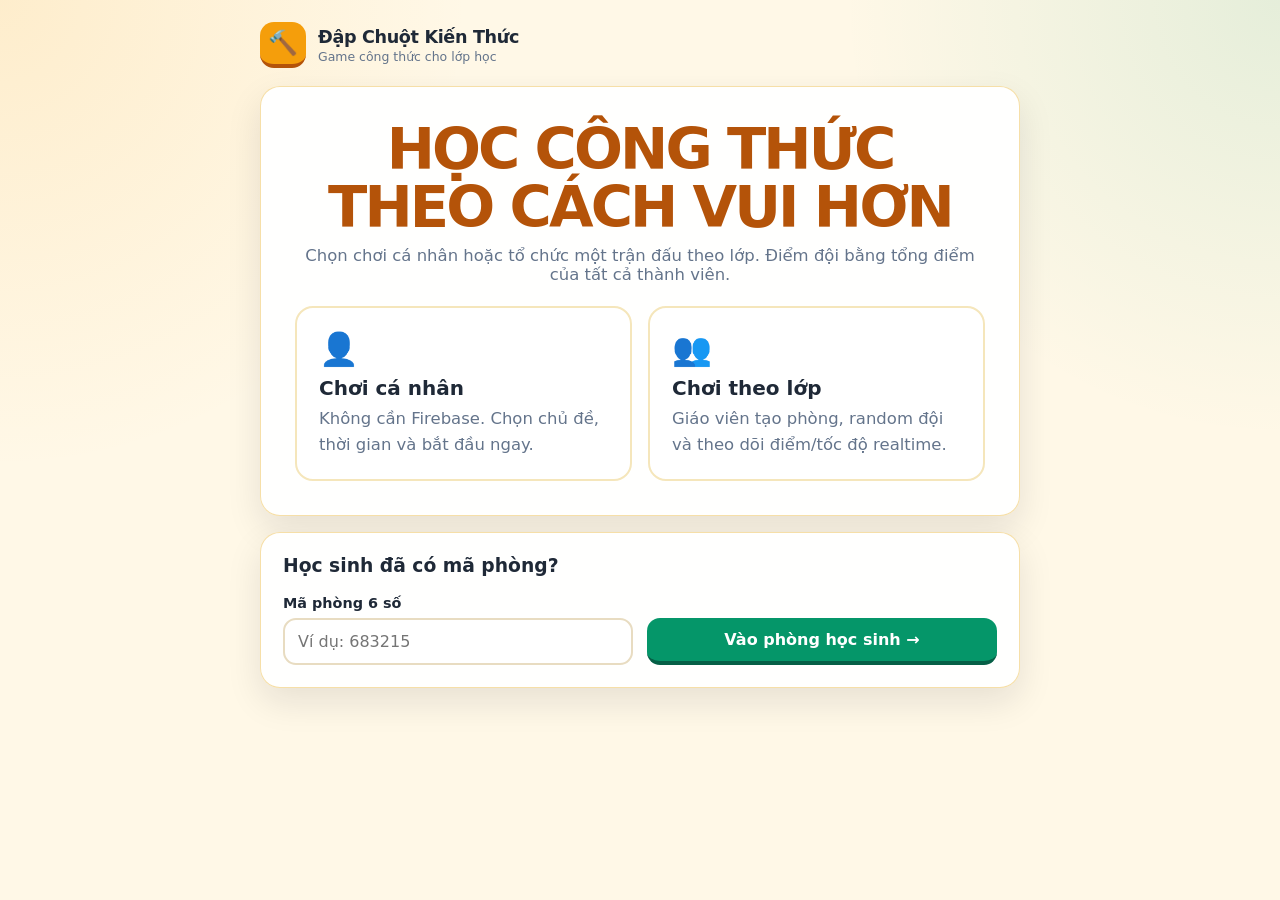
<file: index.html>
<!doctype html>
<html lang="vi">
<head>
  <meta charset="utf-8">
  <meta name="viewport" content="width=device-width, initial-scale=1">
  <title>Đập Chuột Kiến Thức</title>
  <link rel="stylesheet" href="./css/styles.css">
</head>
<body>
  <main class="narrow">
    <div class="topbar">
      <a class="brand" href="./index.html">
        <span class="brand-mark">🔨</span>
        <span class="brand-text"><strong>Đập Chuột Kiến Thức</strong><span>Game công thức cho lớp học</span></span>
      </a>
    </div>

    <section class="panel hero">
      <h1>HỌC CÔNG THỨC<br>THEO CÁCH VUI HƠN</h1>
      <p>Chọn chơi cá nhân hoặc tổ chức một trận đấu theo lớp. Điểm đội bằng tổng điểm của tất cả thành viên.</p>

      <div class="mode-grid">
        <button class="mode-card" type="button" id="showPersonal">
          <span class="mode-icon">👤</span>
          <h2>Chơi cá nhân</h2>
          <p>Không cần Firebase. Chọn chủ đề, thời gian và bắt đầu ngay.</p>
        </button>
        <a class="mode-card" href="./teacher.html">
          <span class="mode-icon">👥</span>
          <h2>Chơi theo lớp</h2>
          <p>Giáo viên tạo phòng, random đội và theo dõi điểm/tốc độ realtime.</p>
        </a>
      </div>
    </section>

    <section class="panel hidden" id="personalPanel">
      <h2 style="margin-top:0">Cài đặt chơi cá nhân</h2>
      <form id="personalForm">
        <div class="form-grid">
          <div class="field full">
            <label>Chủ đề <span class="muted small">(có thể chọn nhiều)</span></label>
            <div class="topic-checklist" id="personalTopics"></div>
            <div class="topic-actions"><button type="button" class="text-btn" id="personalSelectAll">Chọn tất cả</button><button type="button" class="text-btn" id="personalClearTopics">Bỏ chọn</button></div>
          </div>
          <div class="field">
            <label for="personalDifficulty">Độ khó</label>
            <select id="personalDifficulty" name="difficulty">
              <option value="basic">🙂 Cơ bản — chỉ Level 1</option>
              <option value="normal" selected>😎 Bình thường — Level 1–2</option>
              <option value="challenge">🔥 Thử thách — Level 1–3</option>
            </select>
          </div>
          <div class="field">
            <label for="personalDuration">Thời gian</label>
            <select id="personalDuration" name="duration">
              <option value="60">60 giây</option>
              <option value="120" selected>2 phút</option>
              <option value="180">3 phút</option>
            </select>
          </div>
          <div class="field">
            <label for="personalQuestionCount">Số câu</label>
            <select id="personalQuestionCount" name="questions"></select>
            <span class="muted small" id="personalQuestionHint"></span>
          </div>
        </div>
        <div class="actions">
          <button class="btn btn-primary" type="submit">🔨 Bắt đầu chơi</button>
        </div>
      </form>
    </section>

    <section class="panel">
      <h3 style="margin-top:0">Học sinh đã có mã phòng?</h3>
      <form id="quickJoinForm" class="form-grid">
        <div class="field">
          <label for="quickRoom">Mã phòng 6 số</label>
          <input id="quickRoom" inputmode="numeric" maxlength="6" placeholder="Ví dụ: 683215" required>
        </div>
        <div class="field" style="justify-content:end">
          <button class="btn btn-green" type="submit">Vào phòng học sinh →</button>
        </div>
      </form>
    </section>
  </main>

  <script type="module">
    import { listQuestionBanks, countAvailableQuestions } from './js/question-banks.js';
    import { normalizeRoomCode } from './js/engine.js';

    const banks = listQuestionBanks();
    const topicBox = document.getElementById('personalTopics');
    const personalDifficulty = document.getElementById('personalDifficulty');
    const personalQuestionCount = document.getElementById('personalQuestionCount');
    const personalQuestionHint = document.getElementById('personalQuestionHint');

    banks.forEach((bank, index) => {
      const label = document.createElement('label');
      label.className = 'topic-option';
      label.innerHTML = `<input type="checkbox" value="${bank.id}" ${index === 0 ? 'checked' : ''}><span><strong>${bank.title}</strong><small>${bank.questions.length} câu</small></span>`;
      topicBox.appendChild(label);
    });

    function selectedTopics() {
      return [...topicBox.querySelectorAll('input:checked')].map((input) => input.value);
    }

    function refreshPersonalQuestionCounts() {
      let ids = selectedTopics();
      if (!ids.length) {
        const first = topicBox.querySelector('input');
        first.checked = true;
        ids = [first.value];
      }
      const available = countAvailableQuestions(ids, personalDifficulty.value);
      const previous = Number(personalQuestionCount.value) || 0;
      const standard = [5, 10, 15, 20, 25, 30, 40, 50].filter((count) => count < available);
      const options = [...standard, available].filter((value, index, arr) => value >= 3 && arr.indexOf(value) === index);
      personalQuestionCount.innerHTML = '';
      options.forEach((count) => {
        const option = document.createElement('option');
        option.value = String(count);
        option.textContent = count === available ? `Tất cả (${available} câu)` : `${count} câu`;
        personalQuestionCount.appendChild(option);
      });
      const preferred = options.includes(previous) ? previous : (options.includes(15) ? 15 : options[0]);
      personalQuestionCount.value = String(preferred);
      personalQuestionHint.textContent = `${ids.length} chủ đề · ${available} câu phù hợp. Game sẽ chia câu tương đối đều giữa các chủ đề.`;
    }

    topicBox.addEventListener('change', refreshPersonalQuestionCounts);
    personalDifficulty.addEventListener('change', refreshPersonalQuestionCounts);
    document.getElementById('personalSelectAll').addEventListener('click', () => {
      topicBox.querySelectorAll('input').forEach((input) => { input.checked = true; });
      refreshPersonalQuestionCounts();
    });
    document.getElementById('personalClearTopics').addEventListener('click', () => {
      topicBox.querySelectorAll('input').forEach((input) => { input.checked = false; });
      refreshPersonalQuestionCounts();
    });
    refreshPersonalQuestionCounts();

    const personalPanel = document.getElementById('personalPanel');
    document.getElementById('showPersonal').addEventListener('click', () => {
      personalPanel.classList.toggle('hidden');
      if (!personalPanel.classList.contains('hidden')) personalPanel.scrollIntoView({ behavior: 'smooth', block: 'center' });
    });

    document.getElementById('personalForm').addEventListener('submit', (event) => {
      event.preventDefault();
      const ids = selectedTopics();
      if (!ids.length) return;
      const params = new URLSearchParams();
      params.set('topics', ids.join(','));
      params.set('difficulty', personalDifficulty.value);
      params.set('duration', document.getElementById('personalDuration').value);
      params.set('questions', personalQuestionCount.value);
      window.location.href = `./personal.html?${params.toString()}`;
    });

    document.getElementById('quickJoinForm').addEventListener('submit', (event) => {
      event.preventDefault();
      const code = normalizeRoomCode(document.getElementById('quickRoom').value);
      if (code.length !== 6) return;
      window.location.href = `./student.html?room=${code}`;
    });
  </script>
</body>
</html>
</file>
<file: css/styles.css>
:root {
  --bg: #fff8e7;
  --panel: #ffffff;
  --ink: #1f2937;
  --muted: #64748b;
  --line: #f3d58b;
  --brand: #f59e0b;
  --brand-dark: #b45309;
  --green: #059669;
  --green-dark: #065f46;
  --red: #dc2626;
  --blue: #2563eb;
  --purple: #7c3aed;
  --shadow: 0 14px 35px rgba(15, 23, 42, 0.10);
  --radius: 20px;
}

* { box-sizing: border-box; }
html { min-height: 100%; }
body {
  margin: 0;
  min-height: 100vh;
  font-family: Inter, ui-sans-serif, system-ui, -apple-system, BlinkMacSystemFont, "Segoe UI", sans-serif;
  color: var(--ink);
  background:
    radial-gradient(circle at top left, rgba(245,158,11,.12), transparent 30%),
    radial-gradient(circle at top right, rgba(5,150,105,.10), transparent 28%),
    var(--bg);
}
button, input, select { font: inherit; }
button { cursor: pointer; }
.hidden { display: none !important; }
.muted { color: var(--muted); }
.small { font-size: .86rem; }
.mono { font-variant-numeric: tabular-nums; }
.center { text-align: center; }

.site-shell { width: min(1120px, calc(100% - 28px)); margin: 0 auto; padding: 22px 0 40px; }
.narrow { width: min(760px, calc(100% - 28px)); margin: 0 auto; padding: 22px 0 40px; }

.topbar {
  display: flex; align-items: center; justify-content: space-between; gap: 16px;
  margin-bottom: 18px;
}
.brand { display: flex; gap: 12px; align-items: center; text-decoration: none; color: inherit; }
.brand-mark {
  width: 46px; height: 46px; border-radius: 14px; display: grid; place-items: center;
  background: var(--brand); color: white; font-size: 24px; border-bottom: 4px solid var(--brand-dark);
}
.brand-text strong { display: block; font-size: 1.1rem; letter-spacing: -.02em; }
.brand-text span { display: block; font-size: .78rem; color: var(--muted); margin-top: 2px; }

.panel {
  background: rgba(255,255,255,.96); border: 1px solid rgba(243,213,139,.75);
  border-radius: var(--radius); box-shadow: var(--shadow); padding: 22px;
}
.panel + .panel { margin-top: 16px; }
.hero { padding: 34px; text-align: center; }
.hero h1 { margin: 0 0 10px; font-size: clamp(2rem, 5vw, 3.6rem); line-height: 1; letter-spacing: -.05em; color: var(--brand-dark); }
.hero p { margin: 0 auto; max-width: 720px; color: var(--muted); font-size: 1.03rem; }

.mode-grid { display: grid; grid-template-columns: repeat(2, minmax(0,1fr)); gap: 16px; margin-top: 22px; }
.mode-card {
  border: 2px solid #f5e6bb; background: white; border-radius: 18px; padding: 22px;
  text-align: left; transition: .18s ease; color: var(--ink); text-decoration: none;
}
.mode-card:hover { transform: translateY(-3px); border-color: var(--brand); box-shadow: 0 10px 25px rgba(15,23,42,.08); }
.mode-icon { font-size: 2rem; display: block; margin-bottom: 8px; }
.mode-card h2 { margin: 0 0 6px; font-size: 1.25rem; }
.mode-card p { margin: 0; color: var(--muted); line-height: 1.55; }

.form-grid { display: grid; grid-template-columns: repeat(2, minmax(0, 1fr)); gap: 14px; }
.field { display: flex; flex-direction: column; gap: 7px; }
.field.full { grid-column: 1 / -1; }
.field label { font-weight: 800; font-size: .9rem; }
.field input, .field select {
  width: 100%; border: 2px solid #e8dcc1; border-radius: 13px; background: white; color: var(--ink);
  padding: 12px 13px; outline: none; min-height: 46px;
}
.field input:focus, .field select:focus { border-color: var(--brand); box-shadow: 0 0 0 3px rgba(245,158,11,.13); }
.actions { display: flex; flex-wrap: wrap; gap: 10px; margin-top: 18px; }
.btn {
  border: 0; border-radius: 13px; padding: 12px 17px; font-weight: 900; min-height: 45px;
  transition: .15s ease; text-decoration: none; display: inline-flex; align-items: center; justify-content: center; gap: 8px;
}
.btn:hover { transform: translateY(-1px); }
.btn:disabled { opacity: .45; cursor: not-allowed; transform: none; }
.btn-primary { background: var(--brand); color: white; border-bottom: 4px solid var(--brand-dark); }
.btn-green { background: var(--green); color: white; border-bottom: 4px solid var(--green-dark); }
.btn-blue { background: var(--blue); color: white; border-bottom: 4px solid #1d4ed8; }
.btn-red { background: var(--red); color: white; border-bottom: 4px solid #991b1b; }
.btn-light { background: white; color: var(--ink); border: 2px solid #e8dcc1; }


.music-box { margin-top: 14px; padding: 12px; border: 2px dashed #e7c56d; border-radius: 14px; background: #fffaf0; }
.music-box h3 { margin: 0 0 8px; font-size: 1rem; }
.music-row { display: flex; gap: 9px; align-items: center; flex-wrap: wrap; }
.music-row input[type="file"] { max-width: 100%; }
.music-volume { display: flex; align-items: center; gap: 7px; min-width: 180px; flex: 1; }
.music-volume input[type="range"] { width: 100%; }
.music-name { margin-top: 7px; font-size: .78rem; color: var(--muted); overflow-wrap: anywhere; }

.notice { border-radius: 14px; padding: 12px 14px; margin: 12px 0 0; line-height: 1.45; }
.notice-warning { background: #fff7d6; border: 1px solid #facc15; color: #854d0e; }
.notice-error { background: #fee2e2; border: 1px solid #fecaca; color: #991b1b; }
.notice-success { background: #dcfce7; border: 1px solid #bbf7d0; color: #166534; }

/* Game */
.game-shell { width: min(760px, calc(100% - 20px)); margin: 0 auto; padding: 14px 0 28px; }
.game-header { display: grid; grid-template-columns: 1fr auto; gap: 12px; align-items: center; margin-bottom: 12px; }
.game-title h1 { margin: 0; font-size: clamp(1.15rem, 4vw, 1.65rem); color: var(--brand-dark); }
.game-title p { margin: 4px 0 0; color: var(--muted); font-size: .86rem; }
.stat-row { display: flex; gap: 8px; }
.stat-box {
  background: white; border: 2px solid #f7dc9d; border-radius: 14px; min-width: 88px; padding: 7px 12px; text-align: center;
}
.stat-box.timer { background: var(--green); color: white; border-color: var(--green-dark); }
.stat-box.timer.urgent { background: var(--red); border-color: #991b1b; animation: pulse 1s infinite; }
.stat-box .label { display: block; font-size: .68rem; text-transform: uppercase; font-weight: 900; opacity: .75; }
.stat-box .value { display: block; font-size: 1.45rem; font-weight: 950; line-height: 1.05; }

.question-card { position: relative; background: white; border: 4px solid #f5c54f; border-radius: 20px; padding: 18px 18px 16px; margin-bottom: 12px; box-shadow: var(--shadow); text-align: center; }
.question-badge { position: absolute; top: -12px; left: 18px; background: var(--brand); color: white; border-radius: 999px; padding: 4px 12px; font-size: .72rem; font-weight: 900; }
.question-label { color: var(--muted); font-weight: 800; font-size: .88rem; margin-bottom: 7px; }
.question-math { font-size: clamp(1.4rem, 6vw, 2rem); min-height: 50px; display: grid; place-items: center; }

.combo-banner { min-height: 32px; text-align: center; font-weight: 950; color: var(--brand-dark); font-size: .95rem; }
.board { position: relative; background: linear-gradient(#0f9f6e, #047857 75%, #065f46); border: 4px solid #064e3b; border-radius: 24px; padding: 13px; box-shadow: 0 18px 35px rgba(6,78,59,.23); }
.mole-grid { display: grid; grid-template-columns: repeat(3, 1fr); gap: 10px; }
.hole {
  position: relative;
  height: clamp(148px, 22vw, 198px);
  overflow: visible;
  display: flex;
  align-items: flex-end;
  justify-content: center;
}
.hole-depth {
  position: absolute;
  bottom: 5px;
  width: 88%;
  height: 24%;
  background: #4a2409;
  border-radius: 50%;
  box-shadow: inset 0 8px 10px rgba(0,0,0,.62);
  z-index: 2;
}
.mole-wrap {
  position: absolute;
  inset: 0;
  overflow: hidden;
  display: flex;
  align-items: flex-end;
  justify-content: center;
  pointer-events: none;
  z-index: 6;
}
.mole {
  position: relative;
  z-index: 9;
  width: 96%;
  max-width: 230px;
  height: calc(100% - 3px);
  border: 0;
  padding: 0 3px 2px;
  background: transparent;
  appearance: none;
  -webkit-appearance: none;
  font: inherit;
  transform: translateY(122%);
  transition: transform .26s cubic-bezier(.22,.84,.22,1.16), filter .15s;
  pointer-events: auto;
  display: flex;
  flex-direction: column;
  justify-content: flex-end;
  align-items: center;
  user-select: none;
  cursor: pointer;
}
.mole.up { transform: translateY(0%); }
.mole.hit { transform: translateY(7%) scale(.95); pointer-events: none; filter: saturate(.9); }
.mole.correct .sign { background: #dcfce7; border-color: #10b981; color: #065f46; box-shadow: 0 0 0 4px rgba(16,185,129,.15); }
.mole.wrong .sign { background: #fee2e2; border-color: #ef4444; color: #991b1b; }
.mole.reveal .sign { background: #dcfce7; border-color: #10b981; color: #065f46; box-shadow: 0 0 0 4px rgba(16,185,129,.15); }
.sign {
  position: relative;
  z-index: 14;
  width: 100%;
  min-height: 46px;
  display: grid;
  place-items: center;
  text-align: center;
  padding: 6px 5px;
  margin: 0 0 2px;
  background: white;
  border: 2px solid #1f2937;
  border-radius: 11px;
  font-size: clamp(.9rem, 1.8vw, 1.08rem);
  line-height: 1.05;
  font-weight: 950;
  box-shadow: 0 5px 10px rgba(15,23,42,.18);
  overflow: visible;
}
.sign .katex { font-size: 1em; max-width: 100%; }
.sign .katex-html { max-width: 100%; }
.mole-face {
  position: relative;
  z-index: 11;
  width: clamp(78px, 12vw, 112px);
  height: auto;
  display: block;
  flex: 0 0 auto;
  filter: drop-shadow(0 5px 4px rgba(69,26,3,.18));
}
.dirt {
  position: absolute;
  bottom: 0;
  width: 95%;
  height: 18%;
  z-index: 7;
  pointer-events: none;
  background: linear-gradient(#a85218, #63310d);
  border-radius: 52% 52% 40% 40%;
  border-bottom: 3px solid #3f210d;
  box-shadow: 0 4px 6px rgba(0,0,0,.14);
}
.float-score { position: absolute; z-index: 20; top: 22%; left: 50%; transform: translateX(-50%); border-radius: 999px; color: white; padding: 4px 9px; font-weight: 950; animation: floatUp .8s ease forwards; pointer-events: none; white-space: nowrap; }
.float-score.good { background: #10b981; }
.float-score.bad { background: #ef4444; }
.pause-overlay { position: absolute; inset: 0; z-index: 30; border-radius: 18px; background: rgba(15,23,42,.72); color: white; display: grid; place-items: center; text-align: center; padding: 20px; backdrop-filter: blur(2px); }
.pause-overlay strong { display: block; font-size: 1.5rem; margin-bottom: 4px; }

.game-footer { display: flex; justify-content: space-between; gap: 10px; align-items: center; margin-top: 12px; flex-wrap: wrap; }
.team-pill { padding: 7px 11px; border-radius: 999px; background: #eef2ff; color: #3730a3; font-weight: 900; font-size: .84rem; }

.modal-backdrop { position: fixed; inset: 0; z-index: 100; display: grid; place-items: center; padding: 16px; background: rgba(15,23,42,.72); backdrop-filter: blur(4px); }
.modal { width: min(500px,100%); background: white; border-radius: 22px; padding: 24px; border: 4px solid #f4c44d; box-shadow: 0 25px 60px rgba(0,0,0,.24); text-align: center; }
.modal h2 { margin: 0 0 8px; color: var(--brand-dark); font-size: 1.65rem; }
.result-score { font-size: 3rem; font-weight: 950; margin: 8px 0; }
.result-grid { display: grid; grid-template-columns: repeat(3,1fr); gap: 8px; margin: 15px 0; }
.result-grid div { background: #f8fafc; border-radius: 12px; padding: 10px; }
.result-grid strong { display: block; font-size: 1.15rem; }
.result-grid span { font-size: .72rem; color: var(--muted); text-transform: uppercase; font-weight: 800; }

/* Lobby / teacher */
.room-code { font-size: clamp(2.3rem, 8vw, 4.5rem); letter-spacing: .12em; font-weight: 950; color: var(--brand-dark); margin: 8px 0; }
.room-meta { display: flex; gap: 8px; flex-wrap: wrap; justify-content: center; margin-top: 10px; }
.tag { background: #f8fafc; border: 1px solid #e2e8f0; border-radius: 999px; padding: 6px 10px; font-size: .8rem; font-weight: 800; }

.teacher-layout { display: grid; grid-template-columns: 340px minmax(0,1fr); gap: 16px; align-items: start; }
.sticky { position: sticky; top: 14px; }
.team-list { display: grid; gap: 9px; }
.team-card { border: 2px solid #e2e8f0; border-radius: 14px; padding: 12px; background: white; }
.team-card-top { display: flex; justify-content: space-between; gap: 10px; align-items: baseline; }
.team-card .team-score { font-size: 1.55rem; font-weight: 950; }
.team-progress { margin-top: 8px; height: 8px; border-radius: 999px; background: #e2e8f0; overflow: hidden; }
.team-progress > span { display: block; height: 100%; background: var(--brand); border-radius: inherit; }

.table-wrap { overflow-x: auto; }
table { width: 100%; border-collapse: collapse; }
th, td { padding: 10px 9px; border-bottom: 1px solid #e2e8f0; text-align: left; white-space: nowrap; }
th { color: var(--muted); font-size: .75rem; text-transform: uppercase; letter-spacing: .04em; }
td { font-size: .91rem; }
.status-dot { width: 9px; height: 9px; border-radius: 50%; display: inline-block; margin-right: 6px; background: #cbd5e1; }
.status-dot.on { background: #10b981; box-shadow: 0 0 0 3px rgba(16,185,129,.12); }
.empty { text-align: center; color: var(--muted); padding: 25px 10px; }

.lobby-player-list { display: flex; gap: 8px; flex-wrap: wrap; justify-content: center; margin-top: 14px; }
.player-chip { background: white; border: 1px solid #e2e8f0; border-radius: 999px; padding: 7px 11px; font-weight: 800; font-size: .85rem; }

@keyframes floatUp {
  0% { opacity: 1; transform: translate(-50%, 0) scale(.9); }
  55% { opacity: 1; transform: translate(-50%, -20px) scale(1.12); }
  100% { opacity: 0; transform: translate(-50%, -38px) scale(1); }
}
@keyframes pulse { 50% { transform: scale(1.04); } }

@media (max-width: 800px) {
  .teacher-layout { grid-template-columns: 1fr; }
  .sticky { position: static; }
}
@media (max-width: 620px) {
  .mode-grid, .form-grid { grid-template-columns: 1fr; }
  .field.full { grid-column: auto; }
  .hero { padding: 24px 18px; }
  .panel { padding: 17px; }
  .game-header { grid-template-columns: 1fr; }
  .stat-row { justify-content: stretch; }
  .stat-box { flex: 1; }
  .mole-grid { gap: 7px; }
  .board { padding: 9px; }
  .sign {
    min-height: 54px;
    padding: 8px 6px;
    font-size: clamp(1.08rem, 4.8vw, 1.32rem);
    line-height: 1.08;
  }
  .game-footer { margin-top: 9px; gap: 7px; }
  .game-footer .btn { min-height: 48px; font-size: 1rem; }
  .game-rules { width: 100%; text-align: center; font-size: .72rem; line-height: 1.35; }
}

/* V1.3 - Xem lại các câu đã bấm sai */
.result-modal {
  width: min(720px, 100%);
  max-height: min(88vh, 820px);
  overflow-y: auto;
}
.wrong-review {
  margin: 16px 0;
  text-align: left;
  border: 2px solid #fed7aa;
  border-radius: 16px;
  background: #fffaf2;
  overflow: hidden;
}
.wrong-review summary {
  cursor: pointer;
  list-style: none;
  padding: 13px 15px;
  font-weight: 900;
  color: #9a3412;
  background: #ffedd5;
  user-select: none;
}
.wrong-review summary::-webkit-details-marker { display: none; }
.wrong-review summary::after { content: ' ▼'; float: right; font-size: .82rem; }
.wrong-review[open] summary::after { content: ' ▲'; }
.wrong-review-list {
  display: grid;
  gap: 12px;
  padding: 12px;
  max-height: 390px;
  overflow-y: auto;
}
.wrong-review-item {
  border: 1px solid #fde68a;
  border-radius: 14px;
  padding: 12px;
  background: #fff;
  box-shadow: 0 3px 10px rgba(15,23,42,.05);
}
.wrong-review-head {
  display: flex;
  align-items: center;
  justify-content: space-between;
  gap: 10px;
  margin-bottom: 9px;
}
.wrong-review-row {
  display: grid;
  grid-template-columns: 112px minmax(0, 1fr);
  align-items: center;
  gap: 10px;
  padding: 9px 10px;
  margin-top: 7px;
  border-radius: 11px;
  border: 1px solid #e2e8f0;
  background: #f8fafc;
}
.wrong-review-row.bad {
  background: #fef2f2;
  border-color: #fecaca;
}
.wrong-review-row.good {
  background: #ecfdf5;
  border-color: #a7f3d0;
}
.wrong-review-label {
  font-size: .78rem;
  font-weight: 900;
  text-transform: uppercase;
  color: #64748b;
}
.wrong-review-row.bad .wrong-review-label { color: #b91c1c; }
.wrong-review-row.good .wrong-review-label { color: #047857; }
.wrong-review-math {
  min-width: 0;
  overflow-x: auto;
  font-weight: 800;
  color: #0f172a;
}
@media (max-width: 560px) {
  .wrong-review-row { grid-template-columns: 1fr; gap: 4px; }
  .result-modal { padding: 18px; }
}

/* ===== V1.5: tiện lợi cho giáo viên + không khí thi đấu ===== */
.btn-purple { background: var(--purple); color: white; border-bottom: 4px solid #5b21b6; }
.section-heading { display:flex; align-items:center; justify-content:space-between; gap:12px; flex-wrap:wrap; }
.topic-checklist { display:grid; grid-template-columns:repeat(2,minmax(0,1fr)); gap:9px; margin-top:7px; }
.topic-option { display:flex; gap:9px; align-items:center; padding:10px 12px; border:2px solid #e2e8f0; border-radius:13px; background:#fff; cursor:pointer; transition:.16s ease; }
.topic-option:has(input:checked) { border-color:#f59e0b; background:#fffbeb; box-shadow:0 0 0 3px rgba(245,158,11,.09); }
.topic-option input { width:18px; height:18px; accent-color:#f59e0b; flex:0 0 auto; }
.topic-option span { min-width:0; }
.topic-option strong { display:block; font-size:.9rem; }
.topic-option small { display:block; color:var(--muted); margin-top:2px; }
.topic-actions { display:flex; gap:12px; margin-top:7px; }
.text-btn { border:0; background:transparent; padding:2px 0; color:#2563eb; font-weight:800; font-size:.82rem; }
.preset-box { display:flex; gap:10px; align-items:end; background:#f8fafc; border:1px solid #e2e8f0; padding:12px; border-radius:14px; margin:15px 0; }
.preset-grow { flex:1; }
.compact-actions { margin:0; }
.preset-save-row { display:flex; gap:9px; margin-top:12px; }
.preset-save-row input { flex:1; min-width:0; }

.qr-box { width:176px; min-height:176px; margin:8px auto 0; padding:6px; border-radius:14px; border:2px solid #e2e8f0; background:#fff; display:grid; place-items:center; }
.qr-box img, .qr-box canvas { max-width:164px; width:100%; height:auto; }
.qr-fallback { font-size:.75rem; color:var(--muted); overflow-wrap:anywhere; }
.teacher-timer { font-size:2.15rem; font-weight:950; transition:.2s; }
.teacher-frenzy .teacher-timer { color:#dc2626; animation:timerThrob .7s infinite; }
.teacher-frenzy .sticky { box-shadow:0 0 0 3px rgba(239,68,68,.12), var(--shadow); }

.team-card { position:relative; overflow:hidden; transition:transform .18s, box-shadow .18s; }
.team-card::before { content:''; position:absolute; inset:0 auto 0 0; width:5px; background:#f59e0b; }
.team-card.team-1::before { background:#ef4444; }.team-card.team-2::before { background:#3b82f6; }.team-card.team-3::before { background:#10b981; }.team-card.team-4::before { background:#f59e0b; }.team-card.team-5::before { background:#8b5cf6; }.team-card.team-6::before { background:#ec4899; }
.team-card.energy-bump { animation:energyBump .48s ease; }
.team-progress { height:11px; }
.team-progress > span { transition:width .32s ease; background:linear-gradient(90deg,#f59e0b,#fb7185); }
.team-progress.concealed > span { opacity:.12; }
.team-event { min-height:0; opacity:0; transform:scale(.86); pointer-events:none; text-align:center; padding:0; border-radius:12px; font-weight:950; color:#fff; background:#f59e0b; }
.team-event.show { min-height:42px; opacity:1; transform:scale(1); padding:10px; animation:teamEventPop 1.15s ease both; }
.team-event.team-1{background:#ef4444}.team-event.team-2{background:#3b82f6}.team-event.team-3{background:#10b981}.team-event.team-4{background:#f59e0b}.team-event.team-5{background:#8b5cf6}.team-event.team-6{background:#ec4899}
.scores-hidden .score-sensitive { color:transparent !important; text-shadow:0 0 10px rgba(15,23,42,.45); user-select:none; }
.scores-hidden .team-progress { opacity:.18; }

.class-countdown { position:fixed; inset:0; z-index:300; display:grid; place-items:center; background:radial-gradient(circle,rgba(245,158,11,.92),rgba(15,23,42,.94)); color:white; backdrop-filter:blur(4px); }
.class-countdown > div { text-align:center; animation:countdownPop .72s ease infinite; }
.class-countdown span { display:block; font-size:clamp(6rem,28vw,14rem); line-height:.85; font-weight:1000; text-shadow:0 8px 28px rgba(0,0,0,.26); }
.class-countdown small { display:block; margin-top:22px; font-size:1.15rem; font-weight:900; letter-spacing:.08em; text-transform:uppercase; }

.team-reveal { position:fixed; inset:0; z-index:280; display:grid; place-items:center; padding:20px; background:rgba(15,23,42,.82); backdrop-filter:blur(4px); }
.team-reveal-card { width:min(440px,100%); padding:34px 24px; border-radius:28px; text-align:center; color:white; background:linear-gradient(145deg,#f59e0b,#b45309); box-shadow:0 28px 80px rgba(0,0,0,.35); animation:teamRevealIn 2.2s ease both; }
.team-reveal-card.team-1{background:linear-gradient(145deg,#ef4444,#991b1b)}.team-reveal-card.team-2{background:linear-gradient(145deg,#3b82f6,#1e40af)}.team-reveal-card.team-3{background:linear-gradient(145deg,#10b981,#065f46)}.team-reveal-card.team-4{background:linear-gradient(145deg,#f59e0b,#b45309)}.team-reveal-card.team-5{background:linear-gradient(145deg,#8b5cf6,#5b21b6)}.team-reveal-card.team-6{background:linear-gradient(145deg,#ec4899,#9d174d)}
.team-dice { font-size:3rem; animation:diceSpin .8s ease; }.team-reveal-card small{display:block;font-weight:900;letter-spacing:.12em;margin-top:8px}.team-reveal-card strong{display:block;font-size:clamp(2rem,10vw,3.8rem);margin:12px 0}.team-reveal-card span{font-weight:800;opacity:.92}

.frenzy-banner { margin:-2px auto 8px; width:max-content; max-width:100%; padding:7px 16px; border-radius:999px; background:#fee2e2; color:#b91c1c; font-weight:1000; animation:frenzyPulse .62s infinite; }
.frenzy-mode .board { box-shadow:0 0 0 4px rgba(239,68,68,.18),0 18px 35px rgba(6,78,59,.23); }
.frenzy-mode .timer { background:#dc2626; color:#fff; border-color:#991b1b; }
.combo-hit .board { animation:comboShake .42s ease; }
.combo-hit .combo-banner { color:#dc2626; font-size:1.15rem; animation:comboTextPop .65s ease; }
.combo-burst { position:absolute; z-index:40; inset:0; display:grid; place-items:center; align-content:center; pointer-events:none; color:white; text-align:center; background:radial-gradient(circle,rgba(245,158,11,.72),transparent 54%); animation:comboBurst .75s ease forwards; }
.combo-burst strong { font-size:clamp(2rem,10vw,4rem); text-shadow:0 5px 18px rgba(0,0,0,.3); }.combo-burst span{font-size:1.1rem;font-weight:950;background:#dc2626;padding:5px 12px;border-radius:999px;}

.class-insights { margin-top:22px; border-top:2px solid #e2e8f0; padding-top:16px; }
.mistake-item { display:flex; align-items:center; justify-content:space-between; gap:12px; padding:11px 12px; margin-top:9px; border:1px solid #fed7aa; border-radius:13px; background:#fffaf2; }
.mistake-item > div { min-width:0; }.mistake-math{margin-top:5px;overflow-x:auto}.mistake-count{white-space:nowrap;background:#fee2e2;color:#b91c1c;padding:6px 9px;border-radius:999px;font-weight:900;font-size:.8rem}

.winner-modal { width:min(680px,100%); max-height:90vh; overflow:auto; }
.winner-reveal-count { font-size:clamp(7rem,30vw,14rem); font-weight:1000; color:#f59e0b; animation:countdownPop .65s ease infinite; }
.winner-crown { font-size:4.5rem; animation:crownBounce .8s ease infinite alternate; }
.winner-content h2 { font-size:clamp(2rem,8vw,3.6rem); margin:6px 0; color:#b45309; }
.podium { display:grid; gap:8px; margin:16px 0; }.podium-row{display:flex;justify-content:space-between;gap:10px;padding:11px 13px;border-radius:12px;background:#f8fafc;font-weight:900}.podium-row.place-1{background:#fef3c7;border:2px solid #f59e0b}.winner-mistakes{text-align:left;margin-top:18px}.winner-mistakes h3{text-align:center}

@keyframes energyBump { 40%{transform:scale(1.035);box-shadow:0 0 0 5px rgba(245,158,11,.14)} }
@keyframes teamEventPop { 0%{opacity:0;transform:scale(.75)} 22%,72%{opacity:1;transform:scale(1.05)} 100%{opacity:0;transform:scale(.9)} }
@keyframes countdownPop { 0%{transform:scale(.82);opacity:.65} 45%{transform:scale(1.05);opacity:1} 100%{transform:scale(.98);opacity:.9} }
@keyframes teamRevealIn { 0%{opacity:0;transform:translateY(35px) scale(.75) rotate(-2deg)} 22%{opacity:1;transform:translateY(0) scale(1.05) rotate(1deg)} 78%{opacity:1;transform:scale(1)} 100%{opacity:0;transform:scale(.96)} }
@keyframes diceSpin { to{transform:rotate(720deg) scale(1.15)} }
@keyframes timerThrob { 50%{transform:scale(1.08)} }
@keyframes frenzyPulse { 50%{transform:scale(1.06);box-shadow:0 0 0 6px rgba(239,68,68,.11)} }
@keyframes comboShake { 20%{transform:translateX(-5px) rotate(-.4deg)} 45%{transform:translateX(5px) rotate(.4deg)} 70%{transform:translateX(-3px)} }
@keyframes comboTextPop { 40%{transform:scale(1.2)} }
@keyframes comboBurst { 0%{opacity:0;transform:scale(.6)} 20%{opacity:1;transform:scale(1.04)} 75%{opacity:1} 100%{opacity:0;transform:scale(1.15)} }
@keyframes crownBounce { to{transform:translateY(-8px) rotate(4deg)} }

@media (max-width:700px){
  .topic-checklist{grid-template-columns:1fr}.preset-box{align-items:stretch;flex-direction:column}.preset-save-row{flex-direction:column}.qr-box{width:150px;min-height:150px}.qr-box img,.qr-box canvas{max-width:138px}
}

/* ============================================================
   V1.6 - CUỘC ĐUA MÈO BẮT CHUỘT (TEACHER TEAM RACE)
   ============================================================ */
.team-race-panel {
  margin-top: 22px;
  padding: 20px;
  border: 2px solid #f5d78e;
  border-radius: 24px;
  background:
    radial-gradient(circle at 12% 10%, rgba(245,158,11,.10), transparent 26%),
    radial-gradient(circle at 92% 0%, rgba(16,185,129,.08), transparent 24%),
    linear-gradient(180deg,#fffdf8 0%,#fff9ed 100%);
  box-shadow: 0 16px 38px rgba(120,72,12,.08);
}
.team-race-heading {
  display:flex;
  align-items:center;
  justify-content:space-between;
  gap:16px;
  text-align:center;
  margin-bottom:16px;
}
.team-race-heading > div:first-child { flex:1; }
.team-race-kicker {
  color:#b45309;
  font-size:.76rem;
  font-weight:950;
  letter-spacing:.12em;
}
.team-race-heading h2 {
  margin:4px 0 2px;
  color:#7c2d12;
  font-size:clamp(1.35rem,3vw,2rem);
  letter-spacing:.03em;
}
.team-race-heading p { margin:0; color:var(--muted); font-size:.88rem; }
.race-live-pill {
  flex:0 0 auto;
  padding:7px 11px;
  border-radius:999px;
  background:#ecfdf5;
  border:1px solid #a7f3d0;
  color:#047857;
  font-weight:950;
  font-size:.72rem;
  letter-spacing:.05em;
  animation:raceLivePulse 1.4s ease infinite;
}
.team-race-board { display:grid; gap:14px; }
.cat-race-lane {
  --lane:#f59e0b;
  --lane-soft:#fff7ed;
  --race-progress:8%;
  border:2px solid #f2e3bd;
  border-radius:20px;
  background:rgba(255,255,255,.90);
  padding:14px;
  box-shadow:0 9px 24px rgba(15,23,42,.055);
  transition:.22s ease;
  overflow:hidden;
}
.cat-race-lane.race-team-1 { --lane:#ef4444; --lane-soft:#fff1f2; }
.cat-race-lane.race-team-2 { --lane:#3b82f6; --lane-soft:#eff6ff; }
.cat-race-lane.race-team-3 { --lane:#10b981; --lane-soft:#ecfdf5; }
.cat-race-lane.race-team-4 { --lane:#f59e0b; --lane-soft:#fffbeb; }
.cat-race-lane.race-team-5 { --lane:#8b5cf6; --lane-soft:#f5f3ff; }
.cat-race-lane.race-team-6 { --lane:#ec4899; --lane-soft:#fdf2f8; }
.cat-race-lane.race-leading {
  border-color:#f59e0b;
  box-shadow:0 12px 32px rgba(245,158,11,.16), inset 0 0 0 1px rgba(245,158,11,.08);
  background:linear-gradient(180deg,#fffefb,#fff8e8);
}
.cat-race-lane.race-score-bump { animation:raceLaneBump .55s ease; }
.cat-race-top { display:flex; align-items:center; justify-content:space-between; gap:12px; margin-bottom:9px; }
.cat-race-team-title { display:flex; align-items:center; gap:10px; min-width:0; }
.cat-race-team-title strong { display:block; color:#1f2937; font-size:1rem; }
.cat-race-team-title span:not(.race-rank-badge) { display:block; margin-top:2px; color:var(--muted); font-size:.76rem; }
.race-rank-badge {
  width:38px; height:38px; border-radius:50%; display:grid; place-items:center;
  flex:0 0 38px; font-weight:1000; font-size:1rem; color:#fff;
  background:linear-gradient(145deg,var(--lane),color-mix(in srgb, var(--lane) 65%, #111 35%));
  border:3px solid #fff; box-shadow:0 2px 0 rgba(15,23,42,.12),0 0 0 2px color-mix(in srgb,var(--lane) 55%,#fff 45%);
}
.race-score-badge {
  min-width:72px; padding:8px 10px 6px; border-radius:13px; text-align:center;
  background:color-mix(in srgb,var(--lane) 88%,#111 12%); color:#fff;
  font-size:1.22rem; line-height:1; font-weight:1000; box-shadow:0 5px 12px rgba(15,23,42,.10);
}
.race-score-badge small { display:block; font-size:.57rem; margin-top:4px; letter-spacing:.08em; opacity:.95; }
.cat-race-track {
  position:relative; height:74px; border-radius:18px; overflow:hidden;
  border:2px solid color-mix(in srgb,var(--lane) 55%,#fff 45%);
  background:linear-gradient(180deg,var(--lane-soft),#fff);
}
.race-track-fill {
  position:absolute; left:0; top:0; bottom:0; width:var(--race-progress);
  background:linear-gradient(90deg,color-mix(in srgb,var(--lane) 66%,#fff 34%),color-mix(in srgb,var(--lane) 88%,#fff 12%));
  opacity:.68; transition:width .65s cubic-bezier(.2,.8,.2,1);
}
.race-track-dashes {
  position:absolute; left:16px; right:88px; top:50%; height:3px; transform:translateY(-50%);
  background:repeating-linear-gradient(90deg,rgba(255,255,255,.95) 0 18px,transparent 18px 31px);
  filter:drop-shadow(0 1px 0 rgba(0,0,0,.06));
}
.racing-cat {
  position:absolute; z-index:4; left:var(--race-progress); bottom:7px; transform:translateX(-55%);
  display:flex; align-items:center; gap:0; transition:left .65s cubic-bezier(.2,.8,.2,1);
}
.cat-mascot { width:64px; height:64px; object-fit:contain; display:block; filter:drop-shadow(0 5px 4px rgba(15,23,42,.16)); transform:rotate(-2deg); }
.cat-dust { margin-left:-5px; font-size:1rem; opacity:.75; animation:dustPuff .8s ease infinite; }
.race-prey {
  position:absolute; z-index:3; right:10px; bottom:8px; display:flex; align-items:end; gap:1px;
  filter:drop-shadow(0 3px 2px rgba(15,23,42,.12));
}
.race-prey > span { font-size:1.35rem; }
.race-prey .race-cheese { font-size:1.45rem; margin-left:2px; }
.race-prey .race-flag { font-size:1.55rem; margin-left:-3px; transform:translateY(-14px); }
.race-leader-label {
  position:absolute; z-index:6; top:5px; left:calc(var(--race-progress) - 3px); transform:translateX(-50%);
  padding:4px 8px; border-radius:999px; white-space:nowrap;
  background:#fff; border:1px solid #f59e0b; color:#92400e;
  font-size:.64rem; font-weight:1000; box-shadow:0 3px 10px rgba(120,72,12,.12);
  transition:left .65s cubic-bezier(.2,.8,.2,1);
}
.cat-race-stats { display:flex; flex-wrap:wrap; gap:6px; margin-top:9px; }
.cat-race-stats span {
  padding:6px 9px; border:1px solid #efe2c2; border-radius:999px;
  background:#fffdf7; color:#6b5b43; font-size:.72rem;
}
.cat-race-stats strong { color:#1f2937; }
.cat-race-track.race-concealed .race-track-fill,
.cat-race-track.race-concealed .racing-cat,
.cat-race-track.race-concealed .race-leader-label { opacity:.18; filter:blur(4px); }
.scores-hidden .team-race-panel .race-score-badge { color:transparent !important; text-shadow:0 0 9px rgba(255,255,255,.9); }
.teacher-frenzy .team-race-panel { box-shadow:0 0 0 3px rgba(239,68,68,.10),0 18px 40px rgba(239,68,68,.10); }
.teacher-frenzy .racing-cat { animation:raceFrenzyShake .32s ease infinite alternate; }

@keyframes raceLaneBump { 40%{transform:scale(1.012);box-shadow:0 0 0 5px rgba(245,158,11,.11),0 14px 28px rgba(15,23,42,.07)} }
@keyframes dustPuff { 0%{opacity:.2;transform:translateX(4px) scale(.7)} 50%{opacity:.8} 100%{opacity:0;transform:translateX(-7px) scale(1.15)} }
@keyframes raceLivePulse { 50%{box-shadow:0 0 0 5px rgba(16,185,129,.10)} }
@keyframes raceFrenzyShake { from{transform:translateX(-55%) rotate(-1deg)} to{transform:translateX(-55%) rotate(2deg)} }

@media (max-width: 760px) {
  .team-race-panel { padding:13px; border-radius:18px; }
  .team-race-heading { align-items:flex-start; text-align:left; }
  .race-live-pill { font-size:.62rem; }
  .cat-race-lane { padding:10px; }
  .cat-race-top { align-items:flex-start; }
  .cat-race-team-title strong { font-size:.9rem; }
  .race-score-badge { min-width:61px; font-size:1.03rem; }
  .cat-race-track { height:70px; }
  .cat-mascot { width:56px; height:56px; }
  .race-prey > span { font-size:1.12rem; }
  .race-prey .race-cheese { font-size:1.25rem; }
  .race-prey .race-flag { font-size:1.28rem; }
  .cat-race-stats span { font-size:.66rem; padding:5px 7px; }
}

/* =========================
   V1.8 - TEACHER ACCESS CONTROL
   ========================= */
.teacher-auth-panel { max-width:760px; margin:28px auto; }
.teacher-auth-card { display:grid; gap:16px; justify-items:center; text-align:center; padding:18px 8px; }
.teacher-auth-icon { width:72px; height:72px; display:grid; place-items:center; border-radius:22px; font-size:34px; background:linear-gradient(180deg,#fff7d6,#ffe8a3); border:1px solid #f3d58a; box-shadow:0 10px 26px rgba(180,110,0,.10); }
.teacher-auth-user { width:min(520px,100%); display:flex; align-items:center; justify-content:space-between; gap:12px; padding:12px 14px; border:1px solid #e8dfc9; background:#fff; border-radius:16px; text-align:left; }
.teacher-auth-status { width:min(620px,100%); }
.teacher-auth-hint { padding:11px 13px; border-radius:14px; background:#f8fafc; border:1px solid #e2e8f0; color:#64748b; font-size:.92rem; }
.teacher-uid-box { width:min(620px,100%); padding:14px; border-radius:16px; border:1px dashed #f59e0b; background:#fffaf0; }
.teacher-uid-box code { display:block; margin:7px 0 11px; padding:10px; border-radius:10px; background:#111827; color:#fff; overflow-wrap:anywhere; user-select:all; }
.teacher-session { display:flex; align-items:center; gap:10px; margin-left:auto; }
.teacher-session span { font-size:.83rem; color:#64748b; max-width:280px; overflow:hidden; text-overflow:ellipsis; white-space:nowrap; }
@media (max-width:700px){ .teacher-session span{display:none;} .teacher-auth-user{align-items:flex-start;flex-direction:column;} }


/* V1.8.1 - Teacher access diagnostics */
.teacher-auth-actions{display:flex;gap:10px;flex-wrap:wrap;justify-content:center;margin-top:10px}
.teacher-auth-debug{width:min(760px,100%);margin-top:14px;border:1px dashed #f0b54a;border-radius:16px;background:#fffaf0;padding:12px 14px;text-align:left}
.teacher-auth-debug summary{cursor:pointer;font-weight:800;color:#7c4a03}
.teacher-auth-debug-grid{display:grid;grid-template-columns:1fr 1fr;gap:9px 12px;margin:12px 0}
.teacher-auth-debug-grid>div{display:flex;flex-direction:column;gap:4px;min-width:0}
.teacher-auth-debug-grid>div.full{grid-column:1/-1}
.teacher-auth-debug-grid span{font-size:12px;color:var(--muted)}
.teacher-auth-debug-grid code{display:block;white-space:pre-wrap;overflow-wrap:anywhere;background:#111827;color:#f8fafc;border-radius:9px;padding:8px 9px;font-size:12px}
@media(max-width:640px){.teacher-auth-debug-grid{grid-template-columns:1fr}.teacher-auth-debug-grid>div.full{grid-column:auto}}


/* V1.8.2 - Owner bootstrap + teacher approval queue */
.teacher-approval-panel{margin:0 0 18px;padding:14px;border:1px solid #d9e7dc;border-radius:18px;background:linear-gradient(180deg,#fbfffc,#f3fbf5)}
.teacher-approval-list{display:grid;gap:10px;margin-top:12px}
.teacher-request-row{display:flex;align-items:center;justify-content:space-between;gap:14px;padding:12px 13px;border:1px solid #dbe6dd;border-radius:14px;background:#fff}
.teacher-request-main{display:flex;flex-direction:column;gap:3px;min-width:0;text-align:left}
.teacher-request-main span{font-size:.82rem;color:var(--muted);overflow-wrap:anywhere}
.teacher-request-main code{font-size:.72rem;color:#475569;overflow-wrap:anywhere}
.teacher-request-actions{display:flex;gap:8px;flex-wrap:wrap;flex-shrink:0}
@media(max-width:700px){.teacher-request-row{align-items:flex-start;flex-direction:column}.teacher-request-actions{width:100%}.teacher-request-actions .btn{flex:1}}

/* V1.8.3 - Teacher directory management */
.teacher-management-block{margin-top:14px;padding:13px;border:1px solid #dfe9e1;border-radius:16px;background:rgba(255,255,255,.78)}
.teacher-management-title{display:flex;align-items:center;justify-content:space-between;gap:12px;margin-bottom:10px;text-align:left}
.teacher-empty-state{padding:12px;border:1px dashed #d8e4da;border-radius:12px;background:#fbfdfb;color:var(--muted);font-size:.88rem;text-align:center}
.teacher-directory-list{display:grid;gap:9px}
.teacher-directory-row{display:flex;align-items:center;justify-content:space-between;gap:14px;padding:12px 13px;border:1px solid #dde6df;border-radius:14px;background:#fff}
.teacher-directory-row.is-paused{background:#fafafa;opacity:.88}
.teacher-directory-person{display:flex;align-items:center;gap:11px;min-width:0}
.teacher-avatar{width:40px;height:40px;border-radius:13px;display:grid;place-items:center;flex:0 0 auto;background:linear-gradient(180deg,#fff2c7,#ffd77a);border:1px solid #edc45e;font-weight:900;color:#8a5200}
.teacher-directory-main{display:flex;flex-direction:column;gap:2px;min-width:0;text-align:left}
.teacher-directory-main strong{font-size:.94rem}
.teacher-directory-main span{font-size:.82rem;color:var(--muted);overflow-wrap:anywhere}
.teacher-directory-main small{font-size:.72rem;color:#b45309}
.teacher-directory-controls{display:flex;align-items:center;gap:8px;flex-wrap:wrap;justify-content:flex-end;flex-shrink:0}
.teacher-access-pill{padding:6px 9px;border-radius:999px;font-size:.72rem;font-weight:850;white-space:nowrap}
.teacher-access-pill.is-active{background:#dcfce7;color:#166534;border:1px solid #bbf7d0}
.teacher-access-pill.is-paused{background:#fee2e2;color:#991b1b;border:1px solid #fecaca}
.teacher-delete-btn{padding-inline:11px}
.teacher-management-note{margin-top:10px;padding:9px 10px;border-radius:11px;background:#fff9e9;border:1px solid #f5df9b;font-size:.78rem;color:#7c5a10;text-align:left}
@media(max-width:760px){
  .teacher-management-title{align-items:flex-start;flex-direction:column;gap:3px}
  .teacher-directory-row{align-items:flex-start;flex-direction:column}
  .teacher-directory-controls{width:100%;justify-content:flex-start}
  .teacher-directory-controls .btn{flex:1}
}


/* V1.9.2 — Danh sách thành viên đội thắng */
.winner-team-details{
  margin:16px 0 4px;
  border:2px solid #fde68a;
  border-radius:14px;
  background:#fffdf5;
  overflow:hidden;
  text-align:left;
}
.winner-team-details summary{
  cursor:pointer;
  list-style:none;
  display:flex;
  align-items:center;
  justify-content:space-between;
  gap:12px;
  padding:13px 15px;
  font-weight:900;
  color:#92400e;
  background:#fef3c7;
  user-select:none;
}
.winner-team-details summary::-webkit-details-marker{display:none}
.winner-team-details summary::after{
  content:'⌄';
  font-size:1.35rem;
  line-height:1;
  transition:transform .18s ease;
}
.winner-team-details[open] summary::after{transform:rotate(180deg)}
.winner-member-count{
  margin-left:auto;
  font-size:.82rem;
  color:#78350f;
  background:rgba(255,255,255,.72);
  border-radius:999px;
  padding:4px 8px;
  white-space:nowrap;
}
.winner-member-note{
  padding:9px 14px 3px;
  color:#64748b;
  font-size:.82rem;
}
.winner-member-list{
  display:grid;
  gap:8px;
  padding:10px 12px 13px;
}
.winner-member-row{
  display:grid;
  grid-template-columns:minmax(150px,1.6fr) repeat(4,minmax(66px,.7fr));
  align-items:center;
  gap:8px;
  padding:10px 11px;
  border:1px solid #e2e8f0;
  border-radius:12px;
  background:#fff;
}
.winner-member-name{
  display:flex;
  align-items:center;
  gap:8px;
  min-width:0;
}
.winner-member-name strong{
  overflow:hidden;
  text-overflow:ellipsis;
  white-space:nowrap;
}
.winner-member-rank{
  min-width:30px;
  text-align:center;
  font-weight:1000;
}
.winner-member-stat{
  display:flex;
  flex-direction:column;
  align-items:center;
  gap:2px;
  text-align:center;
}
.winner-member-stat span{
  color:#64748b;
  font-size:.7rem;
  font-weight:700;
}
.winner-member-stat strong{
  font-size:.92rem;
  color:#0f172a;
}
@media (max-width:680px){
  .winner-team-details summary{align-items:flex-start;flex-wrap:wrap}
  .winner-member-row{
    grid-template-columns:1fr 1fr;
    gap:7px 10px;
  }
  .winner-member-name{
    grid-column:1 / -1;
    border-bottom:1px dashed #e2e8f0;
    padding-bottom:7px;
  }
  .winner-member-stat{
    align-items:flex-start;
    text-align:left;
  }
}
</file>
